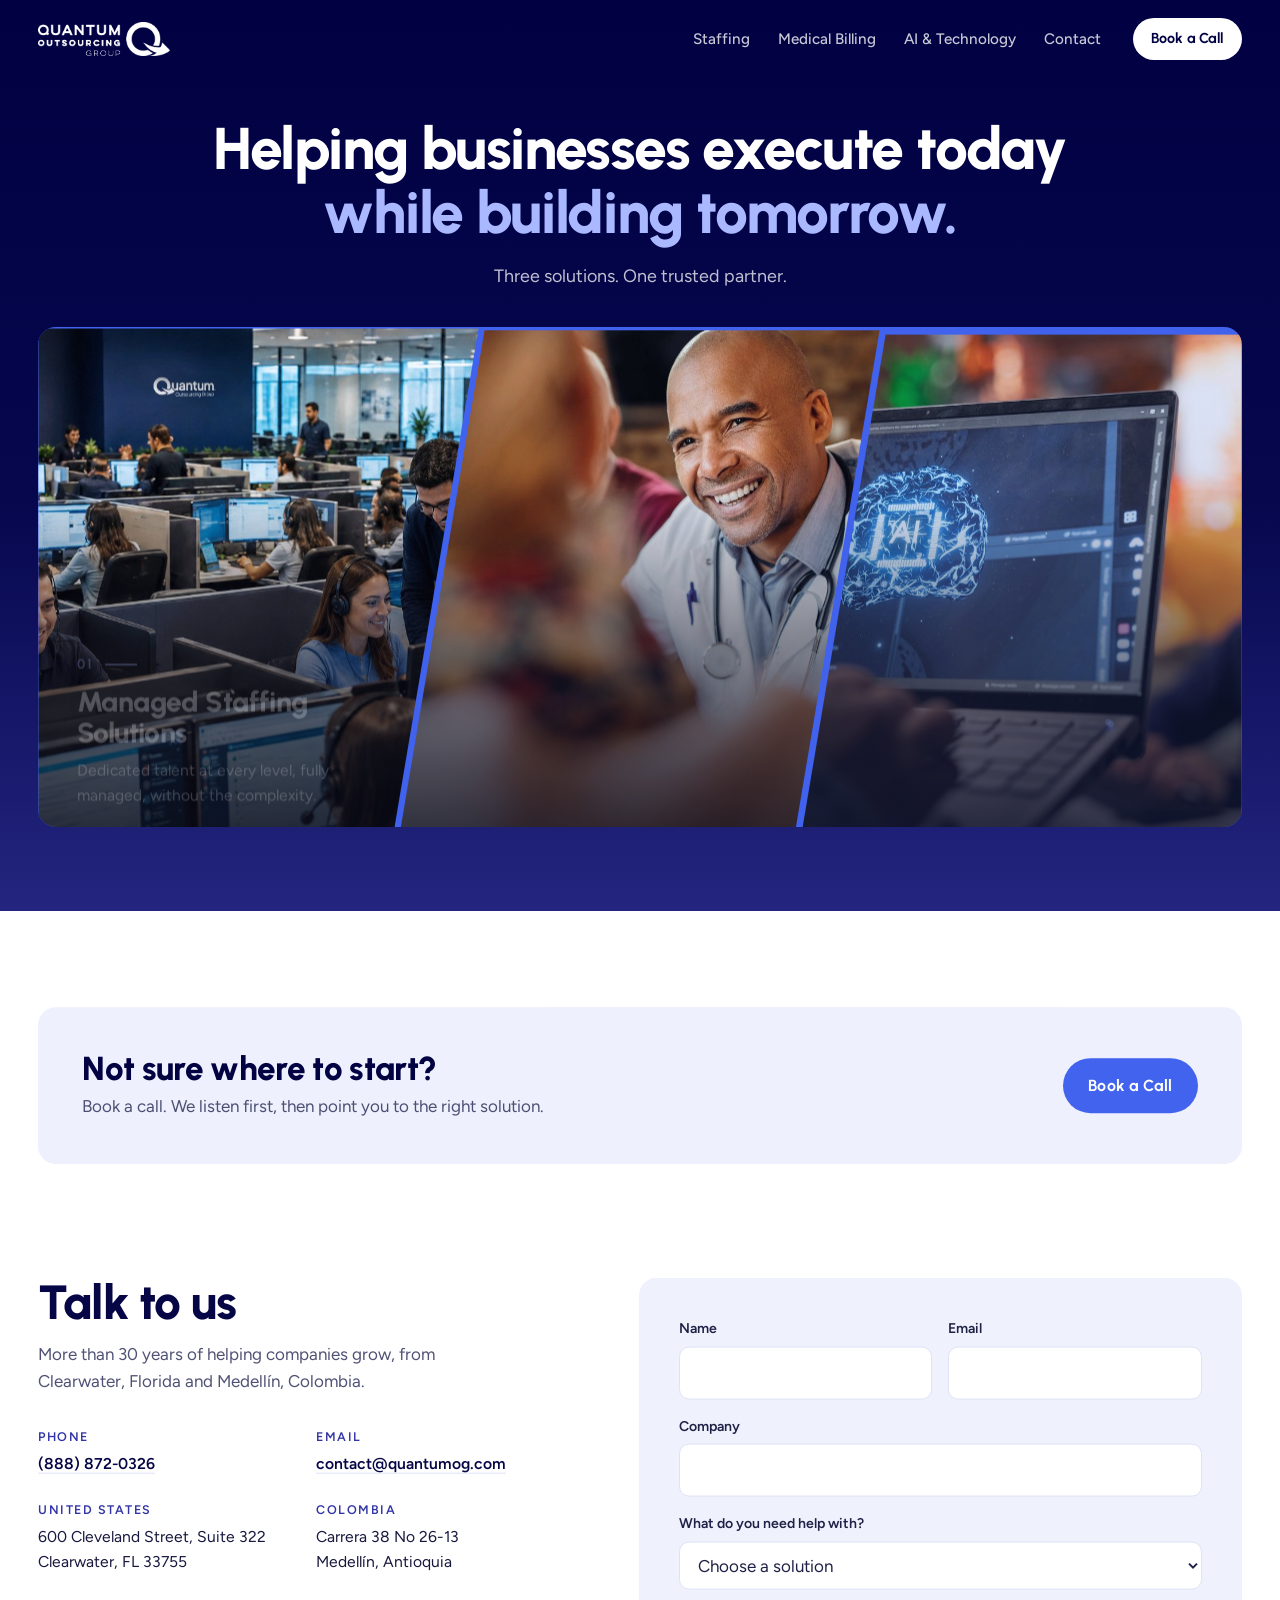
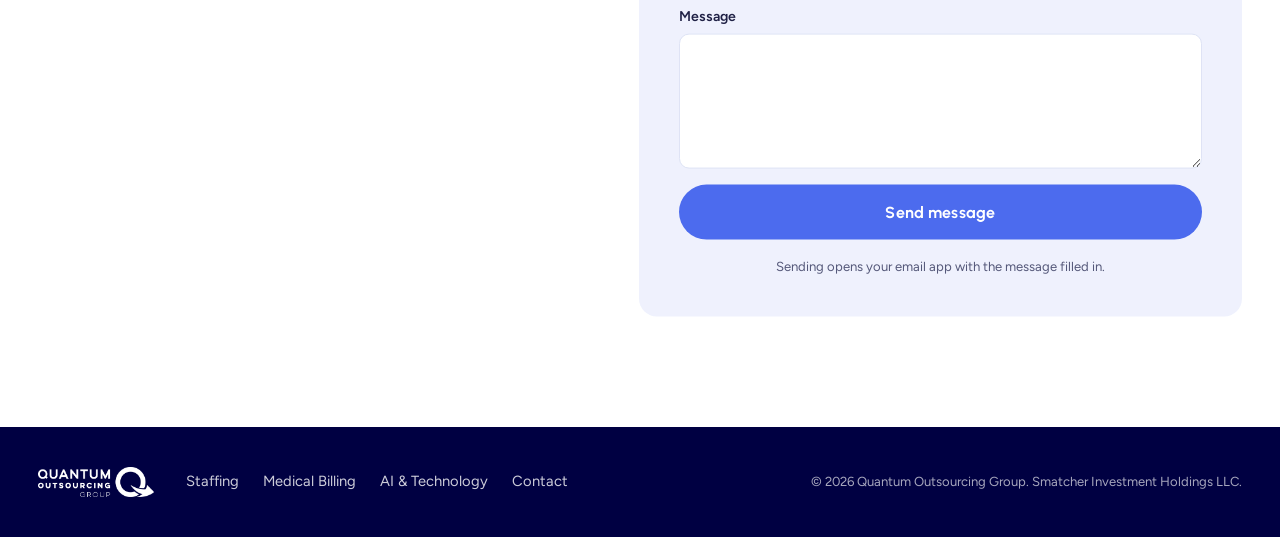
<file: index.html>
<!DOCTYPE html>
<html lang="en" class="no-js">
<head>
    <meta charset="UTF-8">
    <meta name="viewport" content="width=device-width, initial-scale=1.0">
    <title>Quantum Outsourcing Group | Staffing, Medical Billing, AI & Technology</title>
    <meta name="description" content="Quantum Outsourcing Group: managed staffing, personal injury medical billing and receivables servicing, and AI and technology solutions. Offices in Clearwater, Florida and Medellín, Colombia.">
    <link rel="icon" type="image/png" href="assets/logo-stacked.png">
    <link rel="preconnect" href="https://fonts.googleapis.com">
    <link rel="preconnect" href="https://fonts.gstatic.com" crossorigin>
    <link href="https://fonts.googleapis.com/css2?family=Figtree:wght@400;500;600&family=Urbanist:wght@600;700;800&display=swap" rel="stylesheet">
    <link rel="stylesheet" href="css/style.css">
    <script>document.documentElement.classList.replace('no-js', 'js');</script>
</head>
<body class="page-home">

    <header class="header">
        <div class="header__inner">
            <a href="index.html" class="header__logo" aria-label="Quantum Outsourcing Group home">
                <img src="assets/logo-white.png" alt="Quantum Outsourcing Group" width="155" height="40">
            </a>
            <nav class="header__nav" aria-label="Main">
                <a href="staffing.html">Staffing</a>
                <a href="medical.html">Medical Billing</a>
                <a href="ai.html">AI &amp; Technology</a>
                <a href="#contact">Contact</a>
            </nav>
            <a href="https://calendly.com/tgiordano-quantumog/30min" class="btn btn--light btn--sm" target="_blank" rel="noopener">Book a Call</a>
        </div>
    </header>

    <main>
        <section class="hero" aria-labelledby="hero-title">
            <div class="hero__copy">
                <h1 id="hero-title" class="hero__title">
                    <span class="hero__line">Helping businesses execute today</span>
                    <span class="hero__line hero__line--soft">while building tomorrow.</span>
                </h1>
                <p class="hero__sub">Three solutions. One trusted partner.</p>
            </div>

            <!-- Signature: three diagonal slices. Hover or focus one to open it. -->
            <div class="split" id="split" data-active="0">
                <a href="staffing.html" class="slice slice--1" data-slice="1">
                    <img class="slice__img" src="assets/photos/staffing-office.jpg" alt="" width="1536" height="1024" decoding="async">
                    <div class="slice__body">
                        <span class="slice__num">01</span>
                        <h2 class="slice__title">Managed Staffing Solutions</h2>
                        <p class="slice__line">Dedicated talent at every level, fully managed, without the complexity.</p>
                        <div class="slice__more">
                            <div>
                                <ul class="slice__list">
                                    <li>Employee leasing</li>
                                    <li>Virtual assistants</li>
                                    <li>Bilingual call center &amp; data entry</li>
                                </ul>
                                <span class="slice__cta">Explore staffing <span aria-hidden="true">&rarr;</span></span>
                            </div>
                        </div>
                    </div>
                </a>
                <a href="medical.html" class="slice slice--2" data-slice="2">
                    <img class="slice__img" src="assets/photos/medical-doctor.jpg" alt="" width="1600" height="1066" decoding="async">
                    <div class="slice__body">
                        <span class="slice__num">02</span>
                        <h2 class="slice__title">Medical Billing &amp; Servicing</h2>
                        <p class="slice__line">Specialists in personal injury (PI) billing and receivables servicing.</p>
                        <div class="slice__more">
                            <div>
                                <ul class="slice__list">
                                    <li>PI receivables servicing</li>
                                    <li>Medical lien management</li>
                                    <li>Medical billing &amp; claims</li>
                                </ul>
                                <span class="slice__cta">Explore medical billing <span aria-hidden="true">&rarr;</span></span>
                            </div>
                        </div>
                    </div>
                </a>
                <a href="ai.html" class="slice slice--3" data-slice="3">
                    <img class="slice__img" src="assets/photos/ai-laptop.jpg" alt="" width="1600" height="1066" decoding="async">
                    <div class="slice__body">
                        <span class="slice__num">03</span>
                        <h2 class="slice__title">AI &amp; Technology Solutions</h2>
                        <p class="slice__line">Automation, AI agents and digital tools built around how your business works.</p>
                        <div class="slice__more">
                            <div>
                                <ul class="slice__list">
                                    <li>AI voice &amp; chat agents</li>
                                    <li>CRM &amp; business systems</li>
                                    <li>Workflow automation &amp; dashboards</li>
                                </ul>
                                <span class="slice__cta">Explore AI &amp; technology <span aria-hidden="true">&rarr;</span></span>
                            </div>
                        </div>
                    </div>
                </a>
            </div>
            <p class="split__hint" aria-hidden="true"></p>
        </section>

        <section class="start">
            <div class="start__inner">
                <div>
                    <h2 class="start__title">Not sure where to start?</h2>
                    <p>Book a call. We listen first, then point you to the right solution.</p>
                </div>
                <a href="https://calendly.com/tgiordano-quantumog/30min" class="btn btn--blue" target="_blank" rel="noopener">Book a Call</a>
            </div>
        </section>

        <section class="contact" id="contact" aria-labelledby="contact-title">
            <div class="contact__inner">
                <div class="contact__info">
                    <h2 id="contact-title" class="contact__title">Talk to us</h2>
                    <p class="contact__lead">More than 30 years of helping companies grow, from Clearwater, Florida and Medellín, Colombia.</p>
                    <dl class="contact__list">
                        <div><dt>Phone</dt><dd><a href="tel:+18888720326">(888) 872-0326</a></dd></div>
                        <div><dt>Email</dt><dd><a href="mailto:contact@quantumog.com">contact@quantumog.com</a></dd></div>
                        <div><dt>United States</dt><dd>600 Cleveland Street, Suite 322<br>Clearwater, FL 33755</dd></div>
                        <div><dt>Colombia</dt><dd>Carrera 38 No 26-13<br>Medellín, Antioquia</dd></div>
                    </dl>
                </div>
                <form class="form" id="contact-form" novalidate>
                    <div class="form__row">
                        <label class="field"><span>Name</span><input name="name" autocomplete="name" required></label>
                        <label class="field"><span>Email</span><input name="email" type="email" autocomplete="email" required></label>
                    </div>
                    <label class="field"><span>Company</span><input name="company" autocomplete="organization"></label>
                    <label class="field"><span>What do you need help with?</span>
                        <select name="service" id="service">
                            <option value="">Choose a solution</option>
                            <option value="staffing">Managed Staffing Solutions</option>
                            <option value="medical">Medical Billing &amp; Servicing</option>
                            <option value="ai">AI &amp; Technology Solutions</option>
                            <option value="unsure">Not sure yet</option>
                        </select>
                    </label>
                    <label class="field"><span>Message</span><textarea name="message" rows="4"></textarea></label>
                    <p class="form__error" id="form-error" role="alert" hidden></p>
                    <button type="submit" class="btn btn--blue btn--full">Send message</button>
                    <p class="form__note">Sending opens your email app with the message filled in.</p>
                </form>
            </div>
        </section>
    </main>

    <footer class="footer">
        <div class="footer__inner">
            <img src="assets/logo-white.png" alt="Quantum Outsourcing Group" width="124" height="32">
            <nav class="footer__nav" aria-label="Footer">
                <a href="staffing.html">Staffing</a>
                <a href="medical.html">Medical Billing</a>
                <a href="ai.html">AI &amp; Technology</a>
                <a href="#contact">Contact</a>
            </nav>
            <p>&copy; 2026 Quantum Outsourcing Group. Smatcher Investment Holdings LLC.</p>
        </div>
    </footer>

    <script src="https://cdnjs.cloudflare.com/ajax/libs/gsap/3.12.5/gsap.min.js" defer></script>
    <script src="js/main.js" defer></script>
</body>
</html>
</file>
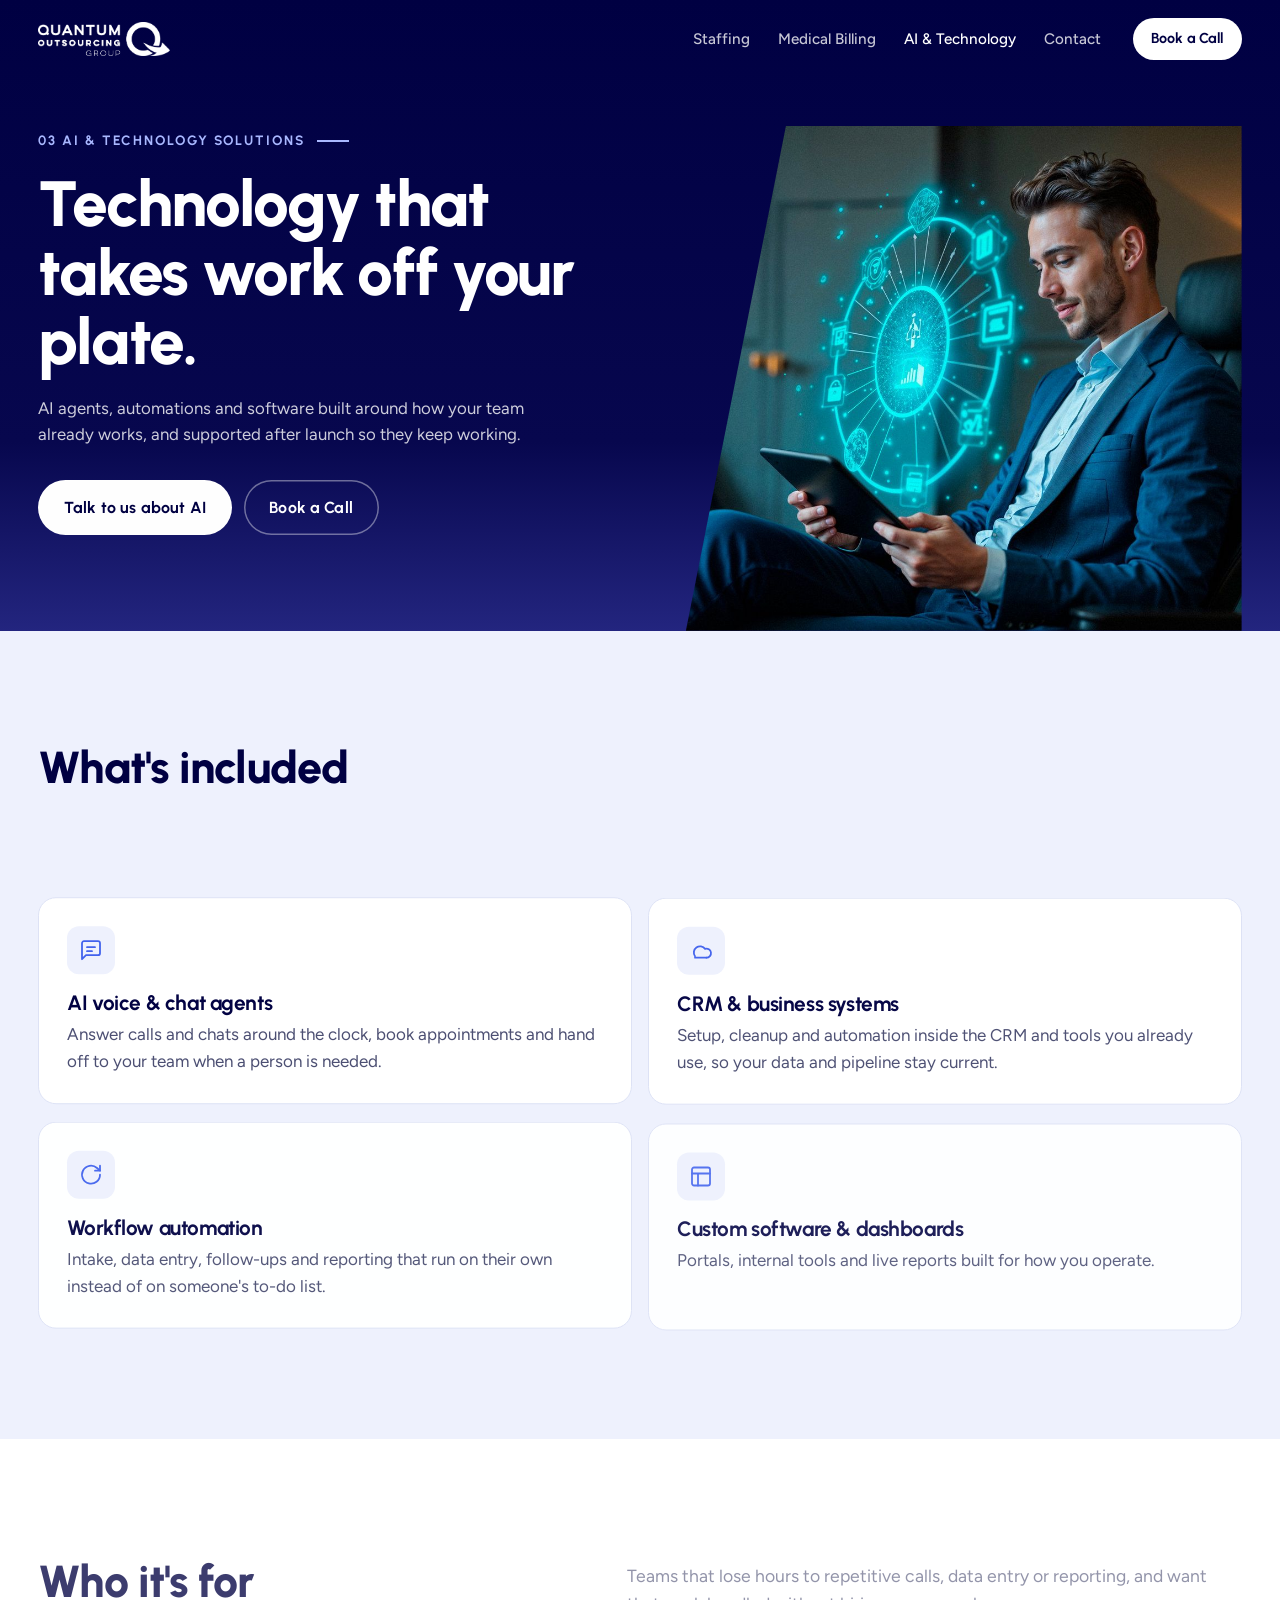
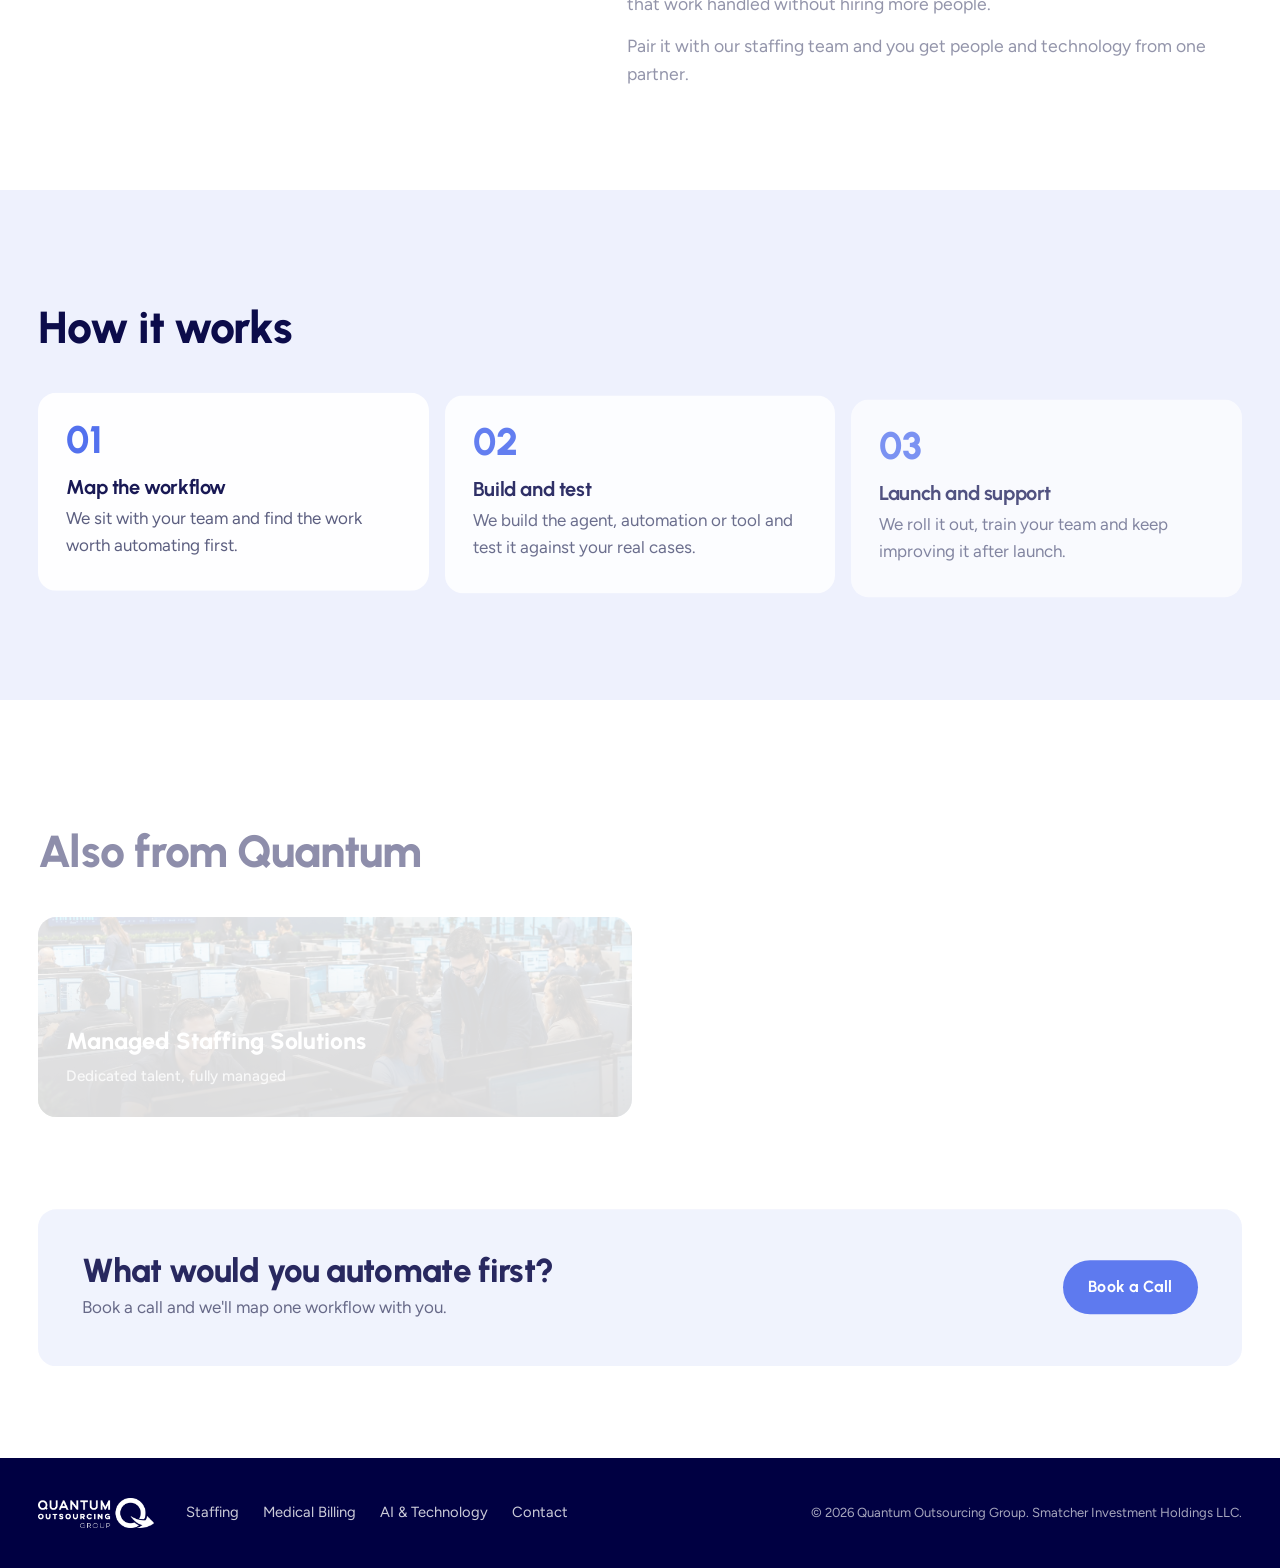
<file: ai.html>
<!DOCTYPE html>
<html lang="en" class="no-js">
<head>
    <meta charset="UTF-8">
    <meta name="viewport" content="width=device-width, initial-scale=1.0">
    <title>AI &amp; Technology Solutions | Quantum Outsourcing Group</title>
    <meta name="description" content="AI voice and chat agents, CRM and business systems, workflow automation and custom software from Quantum Outsourcing Group.">
    <link rel="icon" type="image/png" href="assets/logo-stacked.png">
    <link rel="preconnect" href="https://fonts.googleapis.com">
    <link rel="preconnect" href="https://fonts.gstatic.com" crossorigin>
    <link href="https://fonts.googleapis.com/css2?family=Figtree:wght@400;500;600&family=Urbanist:wght@600;700;800&display=swap" rel="stylesheet">
    <link rel="stylesheet" href="css/style.css">
    <script>document.documentElement.classList.replace('no-js', 'js');</script>
</head>
<body>

    <header class="header">
        <div class="header__inner">
            <a href="index.html" class="header__logo" aria-label="Quantum Outsourcing Group home">
                <img src="assets/logo-white.png" alt="Quantum Outsourcing Group" width="155" height="40">
            </a>
            <nav class="header__nav" aria-label="Main">
                <a href="staffing.html">Staffing</a>
                <a href="medical.html">Medical Billing</a>
                <a href="ai.html" aria-current="page">AI &amp; Technology</a>
                <a href="index.html#contact">Contact</a>
            </nav>
            <a href="https://calendly.com/tgiordano-quantumog/30min" class="btn btn--light btn--sm" target="_blank" rel="noopener">Book a Call</a>
        </div>
    </header>

    <main>
        <section class="page-hero">
            <div class="page-hero__inner">
                <div class="page-hero__copy">
                    <span class="eyebrow">03 AI &amp; Technology Solutions</span>
                    <h1>Technology that takes work off your plate.</h1>
                    <p class="page-hero__lead">AI agents, automations and software built around how your team already works, and supported after launch so they keep working.</p>
                    <div class="page-hero__actions">
                        <a href="index.html?service=ai#contact" class="btn btn--light">Talk to us about AI</a>
                        <a href="https://calendly.com/tgiordano-quantumog/30min" class="btn btn--ghost" target="_blank" rel="noopener">Book a Call</a>
                    </div>
                </div>
                <div class="page-hero__media">
                    <img src="assets/photos/ai-tablet.jpg" alt="Professional reviewing a glowing AI interface on a tablet" width="1600" height="914">
                </div>
            </div>
        </section>

        <section class="section section--mist">
            <div class="wrap">
                <h2 class="section__title">What's included</h2>
                <p class="section__intro">Start with one workflow or modernize the whole operation. We build it, connect it to your systems and support it.</p>
                <div class="included">
                    <article class="item">
                        <div class="item__icon"><svg width="24" height="24" viewBox="0 0 24 24" fill="none" stroke="currentColor" stroke-width="1.8" stroke-linecap="round" stroke-linejoin="round" aria-hidden="true"><path d="M21 15a2 2 0 0 1-2 2H7l-4 4V5a2 2 0 0 1 2-2h14a2 2 0 0 1 2 2z"/><path d="M8 9h8M8 13h5"/></svg></div>
                        <h3>AI voice &amp; chat agents</h3>
                        <p>Answer calls and chats around the clock, book appointments and hand off to your team when a person is needed.</p>
                    </article>
                    <article class="item">
                        <div class="item__icon"><svg width="24" height="24" viewBox="0 0 24 24" fill="none" stroke="currentColor" stroke-width="1.8" stroke-linecap="round" stroke-linejoin="round" aria-hidden="true"><path d="M17.5 19a4.5 4.5 0 1 0-1.4-8.78A6 6 0 1 0 6 17.5"/><path d="M6 19h11.5"/></svg></div>
                        <h3>CRM &amp; business systems</h3>
                        <p>Setup, cleanup and automation inside the CRM and tools you already use, so your data and pipeline stay current.</p>
                    </article>
                    <article class="item">
                        <div class="item__icon"><svg width="24" height="24" viewBox="0 0 24 24" fill="none" stroke="currentColor" stroke-width="1.8" stroke-linecap="round" stroke-linejoin="round" aria-hidden="true"><path d="M21 12a9 9 0 1 1-3-6.7L21 8"/><path d="M21 3v5h-5"/></svg></div>
                        <h3>Workflow automation</h3>
                        <p>Intake, data entry, follow-ups and reporting that run on their own instead of on someone's to-do list.</p>
                    </article>
                    <article class="item">
                        <div class="item__icon"><svg width="24" height="24" viewBox="0 0 24 24" fill="none" stroke="currentColor" stroke-width="1.8" stroke-linecap="round" stroke-linejoin="round" aria-hidden="true"><rect x="3" y="3" width="18" height="18" rx="2"/><path d="M3 9h18M9 21V9"/></svg></div>
                        <h3>Custom software &amp; dashboards</h3>
                        <p>Portals, internal tools and live reports built for how you operate.</p>
                    </article>
                </div>
            </div>
        </section>

        <section class="section">
            <div class="wrap split-text">
                <h2 class="section__title">Who it's for</h2>
                <div>
                    <p>Teams that lose hours to repetitive calls, data entry or reporting, and want that work handled without hiring more people.</p>
                    <p>Pair it with our staffing team and you get people and technology from one partner.</p>
                </div>
            </div>
        </section>

        <section class="section section--mist">
            <div class="wrap">
                <h2 class="section__title">How it works</h2>
                <ol class="steps">
                    <li class="step"><h3>Map the workflow</h3><p>We sit with your team and find the work worth automating first.</p></li>
                    <li class="step"><h3>Build and test</h3><p>We build the agent, automation or tool and test it against your real cases.</p></li>
                    <li class="step"><h3>Launch and support</h3><p>We roll it out, train your team and keep improving it after launch.</p></li>
                </ol>
            </div>
        </section>

        <section class="section">
            <div class="wrap">
                <h2 class="section__title">Also from Quantum</h2>
                <div class="others">
                    <a href="staffing.html" class="other"><img src="assets/photos/staffing-office.jpg" alt="" loading="lazy"><span>Managed Staffing Solutions<small>Dedicated talent, fully managed</small></span></a>
                    <a href="medical.html" class="other"><img src="assets/photos/medical-doctor.jpg" alt="" loading="lazy" style="object-position: 70% 40%"><span>Medical Billing &amp; Servicing<small>PI billing and receivables servicing</small></span></a>
                </div>
            </div>
        </section>

        <section class="start start--page">
            <div class="start__inner">
                <div>
                    <h2 class="start__title">What would you automate first?</h2>
                    <p>Book a call and we'll map one workflow with you.</p>
                </div>
                <a href="https://calendly.com/tgiordano-quantumog/30min" class="btn btn--blue" target="_blank" rel="noopener">Book a Call</a>
            </div>
        </section>
    </main>

    <footer class="footer">
        <div class="footer__inner">
            <img src="assets/logo-white.png" alt="Quantum Outsourcing Group" width="124" height="32">
            <nav class="footer__nav" aria-label="Footer">
                <a href="staffing.html">Staffing</a>
                <a href="medical.html">Medical Billing</a>
                <a href="ai.html">AI &amp; Technology</a>
                <a href="index.html#contact">Contact</a>
            </nav>
            <p>&copy; 2026 Quantum Outsourcing Group. Smatcher Investment Holdings LLC.</p>
        </div>
    </footer>

    <script src="https://cdnjs.cloudflare.com/ajax/libs/gsap/3.12.5/gsap.min.js" defer></script>
    <script src="js/main.js" defer></script>
</body>
</html>
</file>
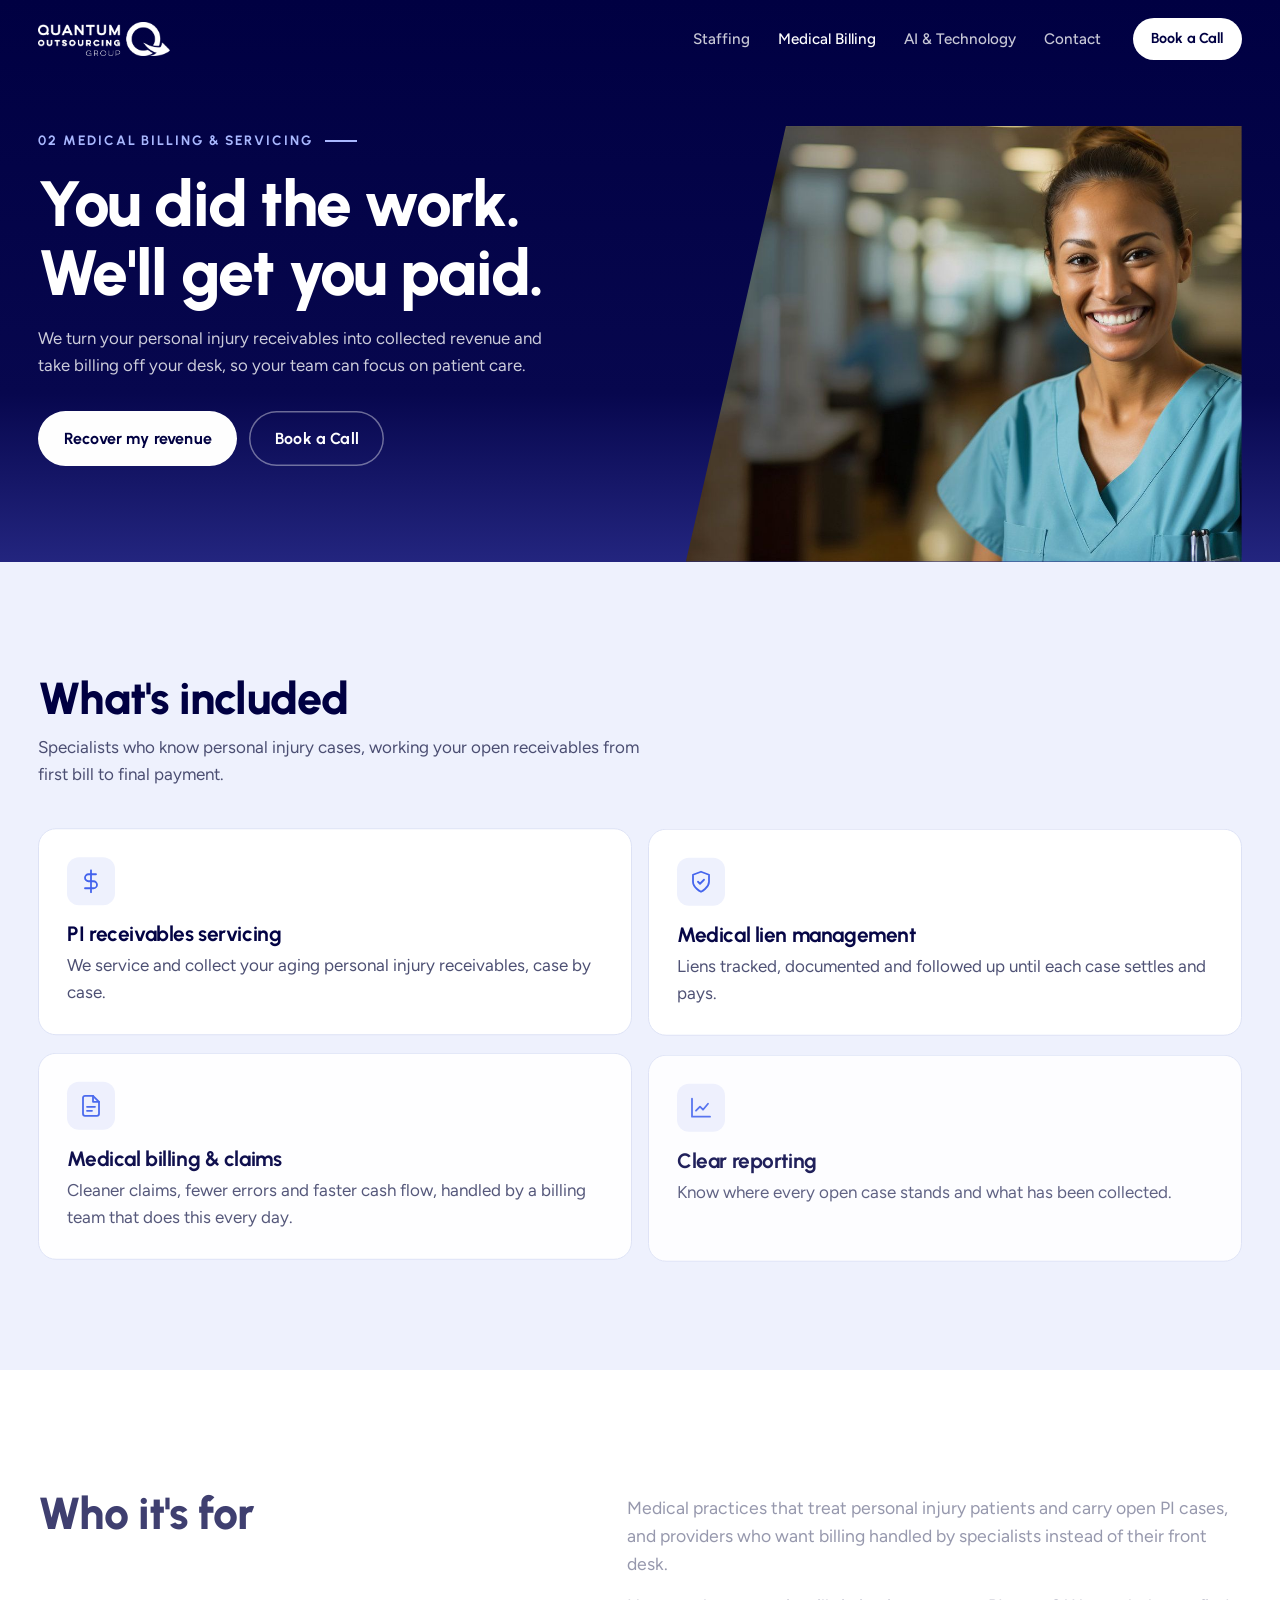
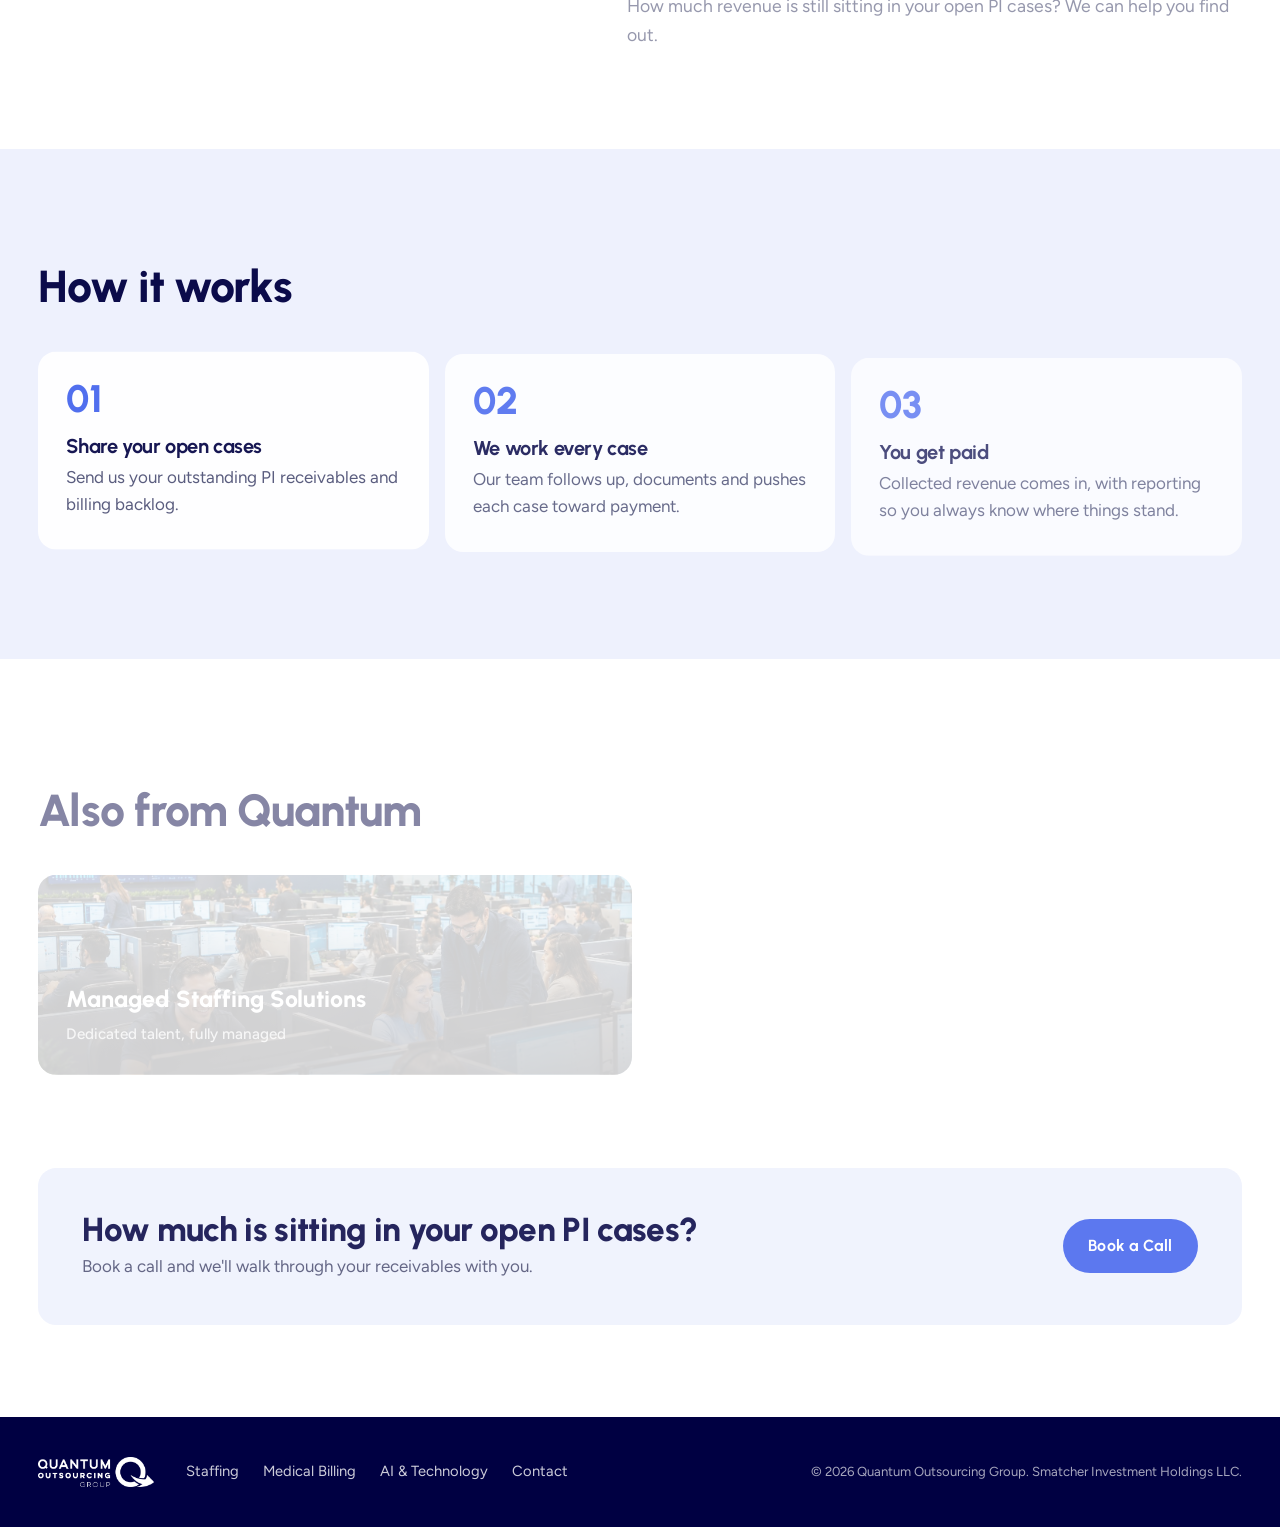
<file: medical.html>
<!DOCTYPE html>
<html lang="en" class="no-js">
<head>
    <meta charset="UTF-8">
    <meta name="viewport" content="width=device-width, initial-scale=1.0">
    <title>Medical Billing &amp; Servicing | Quantum Outsourcing Group</title>
    <meta name="description" content="Quantum Outsourcing Group services and collects personal injury (PI) medical receivables, manages medical liens and handles medical billing, so providers can focus on patient care.">
    <link rel="icon" type="image/png" href="assets/logo-stacked.png">
    <link rel="preconnect" href="https://fonts.googleapis.com">
    <link rel="preconnect" href="https://fonts.gstatic.com" crossorigin>
    <link href="https://fonts.googleapis.com/css2?family=Figtree:wght@400;500;600&family=Urbanist:wght@600;700;800&display=swap" rel="stylesheet">
    <link rel="stylesheet" href="css/style.css">
    <script>document.documentElement.classList.replace('no-js', 'js');</script>
</head>
<body>

    <header class="header">
        <div class="header__inner">
            <a href="index.html" class="header__logo" aria-label="Quantum Outsourcing Group home">
                <img src="assets/logo-white.png" alt="Quantum Outsourcing Group" width="155" height="40">
            </a>
            <nav class="header__nav" aria-label="Main">
                <a href="staffing.html">Staffing</a>
                <a href="medical.html" aria-current="page">Medical Billing</a>
                <a href="ai.html">AI &amp; Technology</a>
                <a href="index.html#contact">Contact</a>
            </nav>
            <a href="https://calendly.com/tgiordano-quantumog/30min" class="btn btn--light btn--sm" target="_blank" rel="noopener">Book a Call</a>
        </div>
    </header>

    <main>
        <section class="page-hero">
            <div class="page-hero__inner">
                <div class="page-hero__copy">
                    <span class="eyebrow">02 Medical Billing &amp; Servicing</span>
                    <h1>You did the work. We'll get you paid.</h1>
                    <p class="page-hero__lead">We turn your personal injury receivables into collected revenue and take billing off your desk, so your team can focus on patient care.</p>
                    <div class="page-hero__actions">
                        <a href="index.html?service=medical#contact" class="btn btn--light">Recover my revenue</a>
                        <a href="https://calendly.com/tgiordano-quantumog/30min" class="btn btn--ghost" target="_blank" rel="noopener">Book a Call</a>
                    </div>
                </div>
                <div class="page-hero__media">
                    <img src="assets/photos/medical-nurse.jpg" alt="Smiling nurse in teal scrubs in a bright hospital hallway" width="1600" height="800">
                </div>
            </div>
        </section>

        <section class="section section--mist">
            <div class="wrap">
                <h2 class="section__title">What's included</h2>
                <p class="section__intro">Specialists who know personal injury cases, working your open receivables from first bill to final payment.</p>
                <div class="included">
                    <article class="item">
                        <div class="item__icon"><svg width="24" height="24" viewBox="0 0 24 24" fill="none" stroke="currentColor" stroke-width="1.8" stroke-linecap="round" stroke-linejoin="round" aria-hidden="true"><path d="M12 1v22M17 5H9.5a3.5 3.5 0 0 0 0 7h5a3.5 3.5 0 0 1 0 7H6"/></svg></div>
                        <h3>PI receivables servicing</h3>
                        <p>We service and collect your aging personal injury receivables, case by case.</p>
                    </article>
                    <article class="item">
                        <div class="item__icon"><svg width="24" height="24" viewBox="0 0 24 24" fill="none" stroke="currentColor" stroke-width="1.8" stroke-linecap="round" stroke-linejoin="round" aria-hidden="true"><path d="M12 22s8-4 8-10V5l-8-3-8 3v7c0 6 8 10 8 10z"/><path d="m9 12 2 2 4-4"/></svg></div>
                        <h3>Medical lien management</h3>
                        <p>Liens tracked, documented and followed up until each case settles and pays.</p>
                    </article>
                    <article class="item">
                        <div class="item__icon"><svg width="24" height="24" viewBox="0 0 24 24" fill="none" stroke="currentColor" stroke-width="1.8" stroke-linecap="round" stroke-linejoin="round" aria-hidden="true"><path d="M14 2H6a2 2 0 0 0-2 2v16a2 2 0 0 0 2 2h12a2 2 0 0 0 2-2V8z"/><path d="M14 2v6h6M8 13h8M8 17h5"/></svg></div>
                        <h3>Medical billing &amp; claims</h3>
                        <p>Cleaner claims, fewer errors and faster cash flow, handled by a billing team that does this every day.</p>
                    </article>
                    <article class="item">
                        <div class="item__icon"><svg width="24" height="24" viewBox="0 0 24 24" fill="none" stroke="currentColor" stroke-width="1.8" stroke-linecap="round" stroke-linejoin="round" aria-hidden="true"><path d="M3 3v18h18"/><path d="m7 15 4-4 3 3 5-6"/></svg></div>
                        <h3>Clear reporting</h3>
                        <p>Know where every open case stands and what has been collected.</p>
                    </article>
                </div>
            </div>
        </section>

        <section class="section">
            <div class="wrap split-text">
                <h2 class="section__title">Who it's for</h2>
                <div>
                    <p>Medical practices that treat personal injury patients and carry open PI cases, and providers who want billing handled by specialists instead of their front desk.</p>
                    <p>How much revenue is still sitting in your open PI cases? We can help you find out.</p>
                </div>
            </div>
        </section>

        <section class="section section--mist">
            <div class="wrap">
                <h2 class="section__title">How it works</h2>
                <ol class="steps">
                    <li class="step"><h3>Share your open cases</h3><p>Send us your outstanding PI receivables and billing backlog.</p></li>
                    <li class="step"><h3>We work every case</h3><p>Our team follows up, documents and pushes each case toward payment.</p></li>
                    <li class="step"><h3>You get paid</h3><p>Collected revenue comes in, with reporting so you always know where things stand.</p></li>
                </ol>
            </div>
        </section>

        <section class="section">
            <div class="wrap">
                <h2 class="section__title">Also from Quantum</h2>
                <div class="others">
                    <a href="staffing.html" class="other"><img src="assets/photos/staffing-office.jpg" alt="" loading="lazy"><span>Managed Staffing Solutions<small>Dedicated talent, fully managed</small></span></a>
                    <a href="ai.html" class="other"><img src="assets/photos/ai-laptop.jpg" alt="" loading="lazy"><span>AI &amp; Technology Solutions<small>AI agents, CRM and automation</small></span></a>
                </div>
            </div>
        </section>

        <section class="start start--page">
            <div class="start__inner">
                <div>
                    <h2 class="start__title">How much is sitting in your open PI cases?</h2>
                    <p>Book a call and we'll walk through your receivables with you.</p>
                </div>
                <a href="https://calendly.com/tgiordano-quantumog/30min" class="btn btn--blue" target="_blank" rel="noopener">Book a Call</a>
            </div>
        </section>
    </main>

    <footer class="footer">
        <div class="footer__inner">
            <img src="assets/logo-white.png" alt="Quantum Outsourcing Group" width="124" height="32">
            <nav class="footer__nav" aria-label="Footer">
                <a href="staffing.html">Staffing</a>
                <a href="medical.html">Medical Billing</a>
                <a href="ai.html">AI &amp; Technology</a>
                <a href="index.html#contact">Contact</a>
            </nav>
            <p>&copy; 2026 Quantum Outsourcing Group. Smatcher Investment Holdings LLC.</p>
        </div>
    </footer>

    <script src="https://cdnjs.cloudflare.com/ajax/libs/gsap/3.12.5/gsap.min.js" defer></script>
    <script src="js/main.js" defer></script>
</body>
</html>
</file>
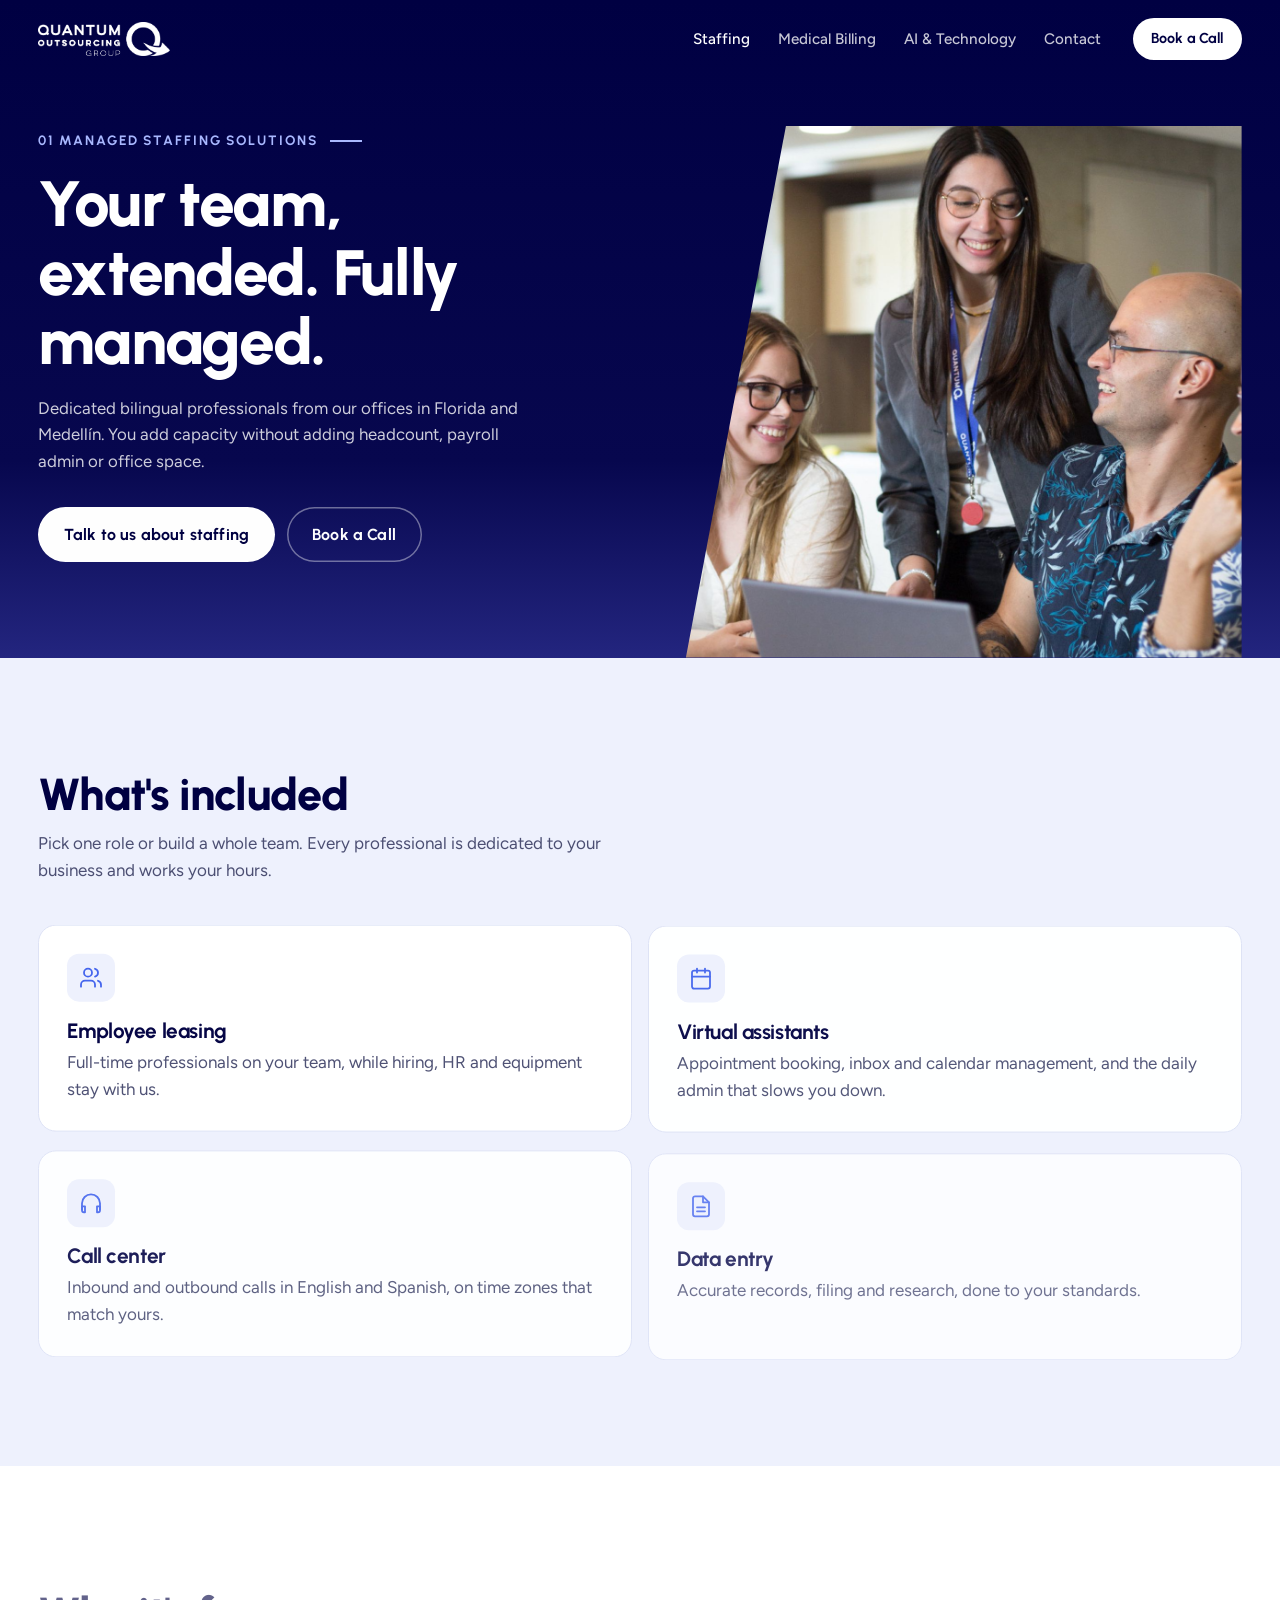
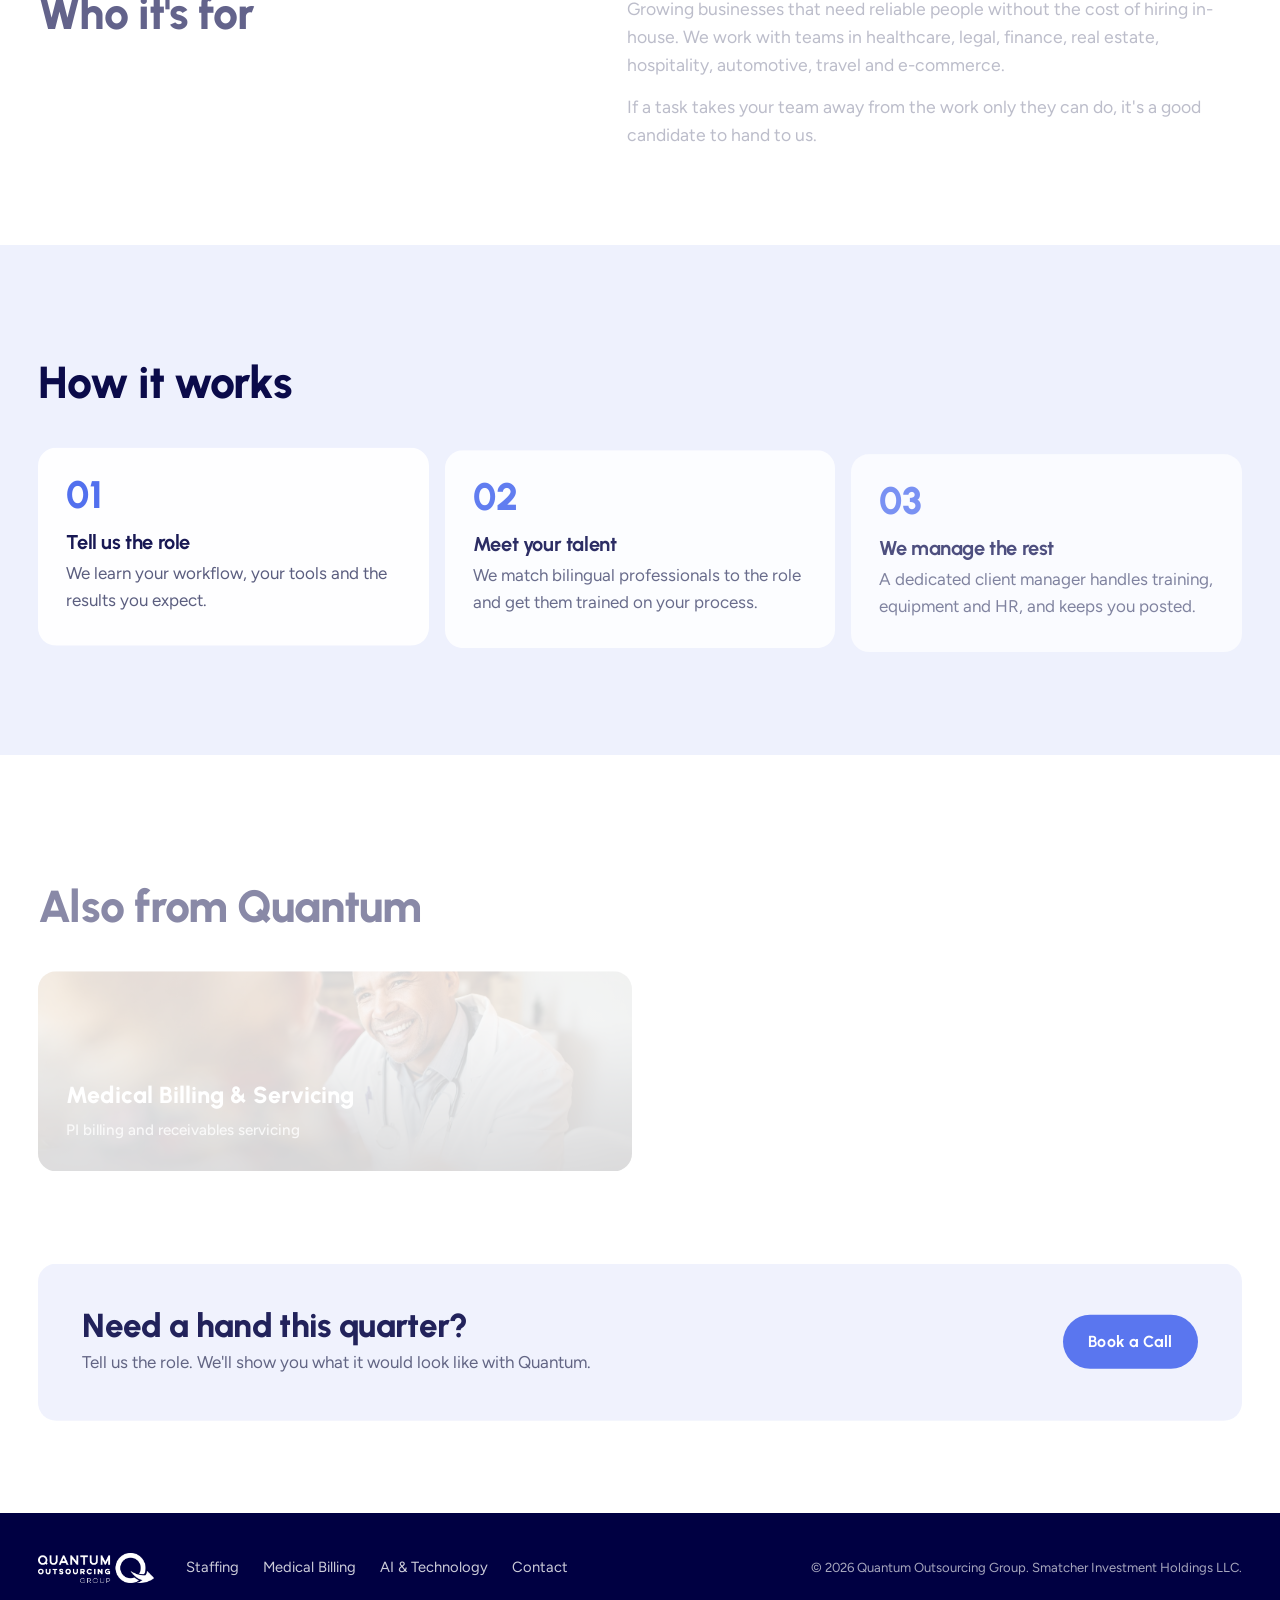
<file: staffing.html>
<!DOCTYPE html>
<html lang="en" class="no-js">
<head>
    <meta charset="UTF-8">
    <meta name="viewport" content="width=device-width, initial-scale=1.0">
    <title>Managed Staffing Solutions | Quantum Outsourcing Group</title>
    <meta name="description" content="Dedicated bilingual professionals from Quantum Outsourcing Group: employee leasing, virtual assistants, call center and data entry, fully managed.">
    <link rel="icon" type="image/png" href="assets/logo-stacked.png">
    <link rel="preconnect" href="https://fonts.googleapis.com">
    <link rel="preconnect" href="https://fonts.gstatic.com" crossorigin>
    <link href="https://fonts.googleapis.com/css2?family=Figtree:wght@400;500;600&family=Urbanist:wght@600;700;800&display=swap" rel="stylesheet">
    <link rel="stylesheet" href="css/style.css">
    <script>document.documentElement.classList.replace('no-js', 'js');</script>
</head>
<body>

    <header class="header">
        <div class="header__inner">
            <a href="index.html" class="header__logo" aria-label="Quantum Outsourcing Group home">
                <img src="assets/logo-white.png" alt="Quantum Outsourcing Group" width="155" height="40">
            </a>
            <nav class="header__nav" aria-label="Main">
                <a href="staffing.html" aria-current="page">Staffing</a>
                <a href="medical.html">Medical Billing</a>
                <a href="ai.html">AI &amp; Technology</a>
                <a href="index.html#contact">Contact</a>
            </nav>
            <a href="https://calendly.com/tgiordano-quantumog/30min" class="btn btn--light btn--sm" target="_blank" rel="noopener">Book a Call</a>
        </div>
    </header>

    <main>
        <section class="page-hero">
            <div class="page-hero__inner">
                <div class="page-hero__copy">
                    <span class="eyebrow">01 Managed Staffing Solutions</span>
                    <h1>Your team, extended. Fully managed.</h1>
                    <p class="page-hero__lead">Dedicated bilingual professionals from our offices in Florida and Medellín. You add capacity without adding headcount, payroll admin or office space.</p>
                    <div class="page-hero__actions">
                        <a href="index.html?service=staffing#contact" class="btn btn--light">Talk to us about staffing</a>
                        <a href="https://calendly.com/tgiordano-quantumog/30min" class="btn btn--ghost" target="_blank" rel="noopener">Book a Call</a>
                    </div>
                </div>
                <div class="page-hero__media">
                    <img src="assets/photos/staffing-team.jpg" alt="Smiling team members working together around a laptop" width="1600" height="1155">
                </div>
            </div>
        </section>

        <section class="section section--mist">
            <div class="wrap">
                <h2 class="section__title">What's included</h2>
                <p class="section__intro">Pick one role or build a whole team. Every professional is dedicated to your business and works your hours.</p>
                <div class="included">
                    <article class="item">
                        <div class="item__icon"><svg width="24" height="24" viewBox="0 0 24 24" fill="none" stroke="currentColor" stroke-width="1.8" stroke-linecap="round" stroke-linejoin="round" aria-hidden="true"><path d="M16 21v-2a4 4 0 0 0-4-4H6a4 4 0 0 0-4 4v2"/><circle cx="9" cy="7" r="4"/><path d="M22 21v-2a4 4 0 0 0-3-3.87M16 3.13a4 4 0 0 1 0 7.75"/></svg></div>
                        <h3>Employee leasing</h3>
                        <p>Full-time professionals on your team, while hiring, HR and equipment stay with us.</p>
                    </article>
                    <article class="item">
                        <div class="item__icon"><svg width="24" height="24" viewBox="0 0 24 24" fill="none" stroke="currentColor" stroke-width="1.8" stroke-linecap="round" stroke-linejoin="round" aria-hidden="true"><rect x="3" y="4" width="18" height="18" rx="2"/><path d="M16 2v4M8 2v4M3 10h18"/></svg></div>
                        <h3>Virtual assistants</h3>
                        <p>Appointment booking, inbox and calendar management, and the daily admin that slows you down.</p>
                    </article>
                    <article class="item">
                        <div class="item__icon"><svg width="24" height="24" viewBox="0 0 24 24" fill="none" stroke="currentColor" stroke-width="1.8" stroke-linecap="round" stroke-linejoin="round" aria-hidden="true"><path d="M3 18v-6a9 9 0 0 1 18 0v6"/><path d="M21 19a2 2 0 0 1-2 2h-1v-6h3zM3 19a2 2 0 0 0 2 2h1v-6H3z"/></svg></div>
                        <h3>Call center</h3>
                        <p>Inbound and outbound calls in English and Spanish, on time zones that match yours.</p>
                    </article>
                    <article class="item">
                        <div class="item__icon"><svg width="24" height="24" viewBox="0 0 24 24" fill="none" stroke="currentColor" stroke-width="1.8" stroke-linecap="round" stroke-linejoin="round" aria-hidden="true"><path d="M14 2H6a2 2 0 0 0-2 2v16a2 2 0 0 0 2 2h12a2 2 0 0 0 2-2V8z"/><path d="M14 2v6h6M8 13h8M8 17h8"/></svg></div>
                        <h3>Data entry</h3>
                        <p>Accurate records, filing and research, done to your standards.</p>
                    </article>
                </div>
            </div>
        </section>

        <section class="section">
            <div class="wrap split-text">
                <h2 class="section__title">Who it's for</h2>
                <div>
                    <p>Growing businesses that need reliable people without the cost of hiring in-house. We work with teams in healthcare, legal, finance, real estate, hospitality, automotive, travel and e-commerce.</p>
                    <p>If a task takes your team away from the work only they can do, it's a good candidate to hand to us.</p>
                </div>
            </div>
        </section>

        <section class="section section--mist">
            <div class="wrap">
                <h2 class="section__title">How it works</h2>
                <ol class="steps">
                    <li class="step"><h3>Tell us the role</h3><p>We learn your workflow, your tools and the results you expect.</p></li>
                    <li class="step"><h3>Meet your talent</h3><p>We match bilingual professionals to the role and get them trained on your process.</p></li>
                    <li class="step"><h3>We manage the rest</h3><p>A dedicated client manager handles training, equipment and HR, and keeps you posted.</p></li>
                </ol>
            </div>
        </section>

        <section class="section">
            <div class="wrap">
                <h2 class="section__title">Also from Quantum</h2>
                <div class="others">
                    <a href="medical.html" class="other"><img src="assets/photos/medical-doctor.jpg" alt="" loading="lazy" style="object-position: 70% 40%"><span>Medical Billing &amp; Servicing<small>PI billing and receivables servicing</small></span></a>
                    <a href="ai.html" class="other"><img src="assets/photos/ai-laptop.jpg" alt="" loading="lazy"><span>AI &amp; Technology Solutions<small>AI agents, CRM and automation</small></span></a>
                </div>
            </div>
        </section>

        <section class="start start--page">
            <div class="start__inner">
                <div>
                    <h2 class="start__title">Need a hand this quarter?</h2>
                    <p>Tell us the role. We'll show you what it would look like with Quantum.</p>
                </div>
                <a href="https://calendly.com/tgiordano-quantumog/30min" class="btn btn--blue" target="_blank" rel="noopener">Book a Call</a>
            </div>
        </section>
    </main>

    <footer class="footer">
        <div class="footer__inner">
            <img src="assets/logo-white.png" alt="Quantum Outsourcing Group" width="124" height="32">
            <nav class="footer__nav" aria-label="Footer">
                <a href="staffing.html">Staffing</a>
                <a href="medical.html">Medical Billing</a>
                <a href="ai.html">AI &amp; Technology</a>
                <a href="index.html#contact">Contact</a>
            </nav>
            <p>&copy; 2026 Quantum Outsourcing Group. Smatcher Investment Holdings LLC.</p>
        </div>
    </footer>

    <script src="https://cdnjs.cloudflare.com/ajax/libs/gsap/3.12.5/gsap.min.js" defer></script>
    <script src="js/main.js" defer></script>
</body>
</html>
</file>
<file: css/style.css>
/* Quantum Outsourcing Group landing
   Colors are sampled from the supplied logo files. */

:root {
    --ink: #000042;      /* logo-white-navy background */
    --navy: #07074e;     /* wordmark */
    --royal: #23257f;    /* Q ring, dark side */
    --indigo: #2d30a3;   /* Q ring, light side */
    --blue: #4162ed;     /* Q arrow */
    --blue-soft: #a9b8ff;
    --mist: #eef1fd;
    --white: #ffffff;
    --text: #12133a;
    --text-mid: #4b4e72;
    --line: #dde2f5;

    --font-display: 'Urbanist', system-ui, sans-serif;
    --font-body: 'Figtree', system-ui, sans-serif;

    --gutter: clamp(16px, 3vw, 40px);
    --max: 1240px;
    --radius: 18px;
    --ease: cubic-bezier(.22, .8, .24, 1);
}

/* The split boundaries are registered so they can be tweened smoothly. */
@property --b1 { syntax: '<percentage>'; inherits: true; initial-value: 33.333%; }
@property --b2 { syntax: '<percentage>'; inherits: true; initial-value: 66.667%; }

*, *::before, *::after { box-sizing: border-box; margin: 0; padding: 0; }
html { scroll-behavior: smooth; scroll-padding-top: 88px; -webkit-text-size-adjust: 100%; }
body { font-family: var(--font-body); font-size: 1.0625rem; line-height: 1.6; color: var(--text); background: var(--white); -webkit-font-smoothing: antialiased; }
img { display: block; max-width: 100%; height: auto; }
a { color: inherit; text-decoration: none; }
ul, ol { list-style: none; }
button, input, select, textarea { font: inherit; color: inherit; }
h1, h2, h3 { font-family: var(--font-display); line-height: 1.08; letter-spacing: -0.02em; }

:focus-visible { outline: 3px solid var(--blue); outline-offset: 3px; border-radius: 6px; }

/* ---------- Buttons ---------- */
.btn {
    display: inline-flex; align-items: center; justify-content: center; gap: .5em;
    padding: .9em 1.6em; border-radius: 999px; border: 0; cursor: pointer;
    font-family: var(--font-display); font-weight: 700; font-size: 1rem; letter-spacing: .01em;
    transition: background-color .2s, color .2s, transform .2s var(--ease);
}
.btn:hover { transform: translateY(-1px); }
.btn:active { transform: translateY(0); }
.btn--sm { padding: .65em 1.25em; font-size: .9rem; }
.btn--full { width: 100%; }
.btn--light { background: var(--white); color: var(--ink); }
.btn--light:hover { background: var(--mist); }
.btn--blue { background: var(--blue); color: var(--white); }
.btn--blue:hover { background: var(--indigo); }
.btn--ghost { color: var(--white); box-shadow: inset 0 0 0 1.5px rgba(255,255,255,.4); }
.btn--ghost:hover { box-shadow: inset 0 0 0 1.5px var(--white); }

/* ---------- Header ---------- */
.header {
    position: fixed; inset: 0 0 auto; z-index: 50;
    transition: background-color .3s, box-shadow .3s;
}
.header.is-scrolled { background: rgba(0, 0, 66, .92); backdrop-filter: blur(12px); box-shadow: 0 1px 0 rgba(255,255,255,.08); }
.header__inner {
    max-width: calc(var(--max) + 2 * var(--gutter)); margin: 0 auto; padding: 18px var(--gutter);
    display: flex; align-items: center; gap: 32px;
}
.header__logo img { height: 34px; width: auto; }
.header__nav { display: flex; gap: 28px; margin-left: auto; }
.header__nav a { color: rgba(255,255,255,.78); font-size: .95rem; font-weight: 500; transition: color .2s; }
.header__nav a:hover, .header__nav a[aria-current="page"] { color: var(--white); }
.header :focus-visible { outline-color: var(--white); }

/* ---------- Hero ---------- */
.hero {
    background: linear-gradient(180deg, var(--ink) 0%, var(--navy) 55%, var(--royal) 100%);
    color: var(--white);
    padding: clamp(96px, 13vh, 132px) 0 clamp(32px, 5vh, 56px);
}
.hero__copy { text-align: center; padding: 0 var(--gutter); margin-bottom: clamp(24px, 4vh, 44px); }
.hero__title { font-size: clamp(2.1rem, min(4.6vw, 7vh), 4rem); font-weight: 800; }
.hero__line { display: block; }
.hero__line--soft { color: var(--blue-soft); }
.hero__sub { margin-top: 18px; font-size: clamp(1.05rem, 1.4vw, 1.25rem); color: rgba(255,255,255,.75); }

/* ---------- Signature split ---------- */
.split {
    --k: 7%;     /* horizontal offset of each diagonal edge, top to bottom */
    --g: 3px;    /* half the seam between slices */
    --b1: 33.333%;
    --b2: 66.667%;
    position: relative;
    height: clamp(420px, calc(100svh - 400px), 680px); /* whole split fits in the first screen */
    width: min(100% - 2 * var(--gutter), 1440px);
    margin-inline: auto;
    border-radius: var(--radius);
    overflow: hidden;
    background: var(--blue); /* shows through the seams */
}

.slice {
    position: absolute; inset: 0;
    color: var(--white);
    overflow: hidden;
    isolation: isolate;
}
.slice--1 { clip-path: polygon(0 0, calc(var(--b1) + var(--k) / 2 - var(--g)) 0, calc(var(--b1) - var(--k) / 2 - var(--g)) 100%, 0 100%); }
.slice--2 { clip-path: polygon(calc(var(--b1) + var(--k) / 2 + var(--g)) 0, calc(var(--b2) + var(--k) / 2 - var(--g)) 0, calc(var(--b2) - var(--k) / 2 - var(--g)) 100%, calc(var(--b1) - var(--k) / 2 + var(--g)) 100%); }
.slice--3 { clip-path: polygon(calc(var(--b2) + var(--k) / 2 + var(--g)) 0, 100% 0, 100% 100%, calc(var(--b2) - var(--k) / 2 + var(--g)) 100%); }

/* Each photo stays centered on its own slice, so it pans as the slices move. */
.slice__img {
    position: absolute; top: 0; height: 100%; width: 72%; max-width: none;
    object-fit: cover; z-index: -2;
    transform: scale(1.06); transition: transform 1.1s var(--ease), filter .6s;
}
.slice--1 .slice__img { left: calc(var(--b1) / 2 - 36%); }
.slice--2 .slice__img { left: calc((var(--b1) + var(--b2)) / 2 - 36%); object-position: 70% 40%; } /* keep the doctor in frame */
.slice--3 .slice__img { left: calc((var(--b2) + 100%) / 2 - 36%); }

/* Photos stay in full color. A neutral dark fade at the bottom keeps the type legible,
   and ::before dims the slices that make room for the open one. */
.slice::before, .slice::after { content: ''; position: absolute; inset: 0; z-index: -1; pointer-events: none; transition: opacity .6s var(--ease); }
.slice::before { background: rgba(10, 10, 20, .38); opacity: 0; }
.slice::after { background: linear-gradient(to top, rgba(8,8,16,.82) 0%, rgba(8,8,16,.45) 38%, rgba(8,8,16,0) 70%); }

.slice__body {
    position: absolute; bottom: 0;
    padding: clamp(24px, 3vw, 40px);
    display: flex; flex-direction: column; align-items: flex-start;
    text-shadow: 0 1px 14px rgba(0, 0, 0, .45);
}
/* Text boxes sit inside the part of each slice that is clear of both diagonals. */
.slice--1 .slice__body { left: 0; right: calc(100% - var(--b1) + var(--k) / 2); }
.slice--2 .slice__body { left: calc(var(--b1) + var(--k) / 4); right: calc(100% - var(--b2) + var(--k) / 2); }
.slice--3 .slice__body { left: calc(var(--b2) + var(--k) / 4); right: 0; }

.slice__num {
    font-family: var(--font-display); font-weight: 700; font-size: .85rem; letter-spacing: .14em;
    display: inline-flex; align-items: center; gap: 12px; color: var(--blue-soft);
}
.slice__num::after { content: ''; width: 32px; height: 2px; background: currentColor; }
.slice__title {
    margin-top: 12px;
    font-size: clamp(1.4rem, 2.2vw, 2.1rem); font-weight: 800; max-width: 14ch;
    transition: font-size .5s var(--ease);
}
.slice__line {
    margin-top: 10px; max-width: 34ch; font-size: .98rem; color: rgba(255,255,255,.82);
    transition: opacity .35s, max-height .5s var(--ease);
    max-height: 6em; overflow: hidden;
}

/* Extra detail that opens with the slice (0fr -> 1fr reveal). */
.slice__more {
    display: grid; grid-template-rows: 0fr; opacity: 0;
    transition: grid-template-rows .55s var(--ease), opacity .35s;
}
.slice__more > div { overflow: hidden; }
.slice__list { margin-top: 18px; display: grid; gap: 8px; }
.slice__list li { display: flex; align-items: center; gap: 10px; font-weight: 500; }
.slice__list li::before { content: ''; width: 8px; height: 8px; border-radius: 2px; background: var(--blue); transform: rotate(45deg); flex: none; }
.slice__cta {
    display: inline-flex; align-items: center; gap: .5em; margin: 22px 0 4px;
    padding: .75em 1.35em; border-radius: 999px; background: var(--white); color: var(--ink);
    font-family: var(--font-display); font-weight: 700; font-size: .95rem;
    transition: background-color .2s, color .2s;
}
.slice:hover .slice__cta { background: var(--blue); color: var(--white); }
.slice:focus-visible { outline: none; }
.slice:focus-visible .slice__cta { outline: 3px solid var(--white); outline-offset: 3px; }

/* Active slice */
.slice.is-active .slice__img { transform: scale(1); }
.slice.is-active::after { background: linear-gradient(to top, rgba(8,8,16,.85) 0%, rgba(8,8,16,.55) 45%, rgba(8,8,16,0) 85%); }
.slice.is-active .slice__more { grid-template-rows: 1fr; opacity: 1; transition-delay: .12s; }

/* The two slices that make room */
.split.has-active .slice:not(.is-active) .slice__line { opacity: 0; max-height: 0; }
.split.has-active .slice:not(.is-active) .slice__title { font-size: clamp(1.1rem, 1.45vw, 1.35rem); }
.split.has-active .slice:not(.is-active)::before { opacity: 1; }

/* Without JavaScript the three slices stay equal and show everything. */
.no-js .slice__more { grid-template-rows: 1fr; opacity: 1; }

.split__hint { margin-top: 16px; text-align: center; font-size: .9rem; color: rgba(255,255,255,.6); }
.split__hint::before { content: 'Hover a solution to open it'; }
@media (hover: none) { .split__hint::before { content: 'Tap a solution to open it, tap again to explore'; } }
.no-js .split__hint { display: none; }

/* Stacked bands on narrow screens */
@media (max-width: 820px) {
    .split {
        --t: 26px; /* vertical slant of each band edge */
        height: auto; display: flex; flex-direction: column;
        background: none; border-radius: 0; overflow: visible;
        width: 100%;
    }
    .slice {
        position: relative; inset: auto; min-height: 250px;
        clip-path: polygon(0 var(--t), 100% 0, 100% calc(100% - var(--t)), 0 100%);
        display: flex; align-items: flex-end;
    }
    .slice + .slice { margin-top: calc(-1 * var(--t) + 6px); }
    .slice__img, .slice--1 .slice__img, .slice--2 .slice__img, .slice--3 .slice__img { left: 0; width: 100%; }
    .slice .slice__body { position: relative; left: auto; right: auto; width: 100%; padding: calc(var(--t) + 40px) var(--gutter) calc(var(--t) + 26px); }
    .slice__title { max-width: 18ch; }
    .split.has-active .slice:not(.is-active) .slice__title { font-size: clamp(1.4rem, 5.5vw, 1.7rem); }
    .split.has-active .slice:not(.is-active) .slice__line { opacity: 1; max-height: 6em; }
    .split__hint { padding: 0 var(--gutter); }
}

/* ---------- Sections ---------- */
.wrap { max-width: calc(var(--max) + 2 * var(--gutter)); margin: 0 auto; padding: 0 var(--gutter); }

.start { padding: clamp(56px, 8vw, 96px) var(--gutter) 0; }
.start__inner {
    max-width: var(--max); margin: 0 auto;
    display: flex; align-items: center; justify-content: space-between; gap: 24px; flex-wrap: wrap;
    padding: clamp(28px, 4vw, 44px); border-radius: var(--radius);
    background: var(--mist);
}
.start--page { padding-top: 0; padding-bottom: clamp(56px, 8vw, 96px); }
.start__title { font-size: clamp(1.5rem, 2.6vw, 2.1rem); font-weight: 800; color: var(--ink); }
.start__inner p { margin-top: 6px; color: var(--text-mid); }

.contact { padding: clamp(64px, 9vw, 112px) var(--gutter); }
.contact__inner { max-width: var(--max); margin: 0 auto; display: grid; grid-template-columns: 1fr 1.15fr; gap: clamp(32px, 6vw, 88px); align-items: start; }
.contact__title { font-size: clamp(2rem, 4vw, 3rem); font-weight: 800; color: var(--ink); }
.contact__lead { margin-top: 12px; color: var(--text-mid); max-width: 38ch; }
.contact__list { margin-top: 32px; display: grid; grid-template-columns: 1fr 1fr; gap: 24px 32px; }
.contact__list dt { font-size: .78rem; font-weight: 600; letter-spacing: .12em; text-transform: uppercase; color: var(--indigo); }
.contact__list dd { margin-top: 4px; font-size: .98rem; }
.contact__list a { font-weight: 600; color: var(--ink); border-bottom: 1.5px solid var(--line); transition: border-color .2s; }
.contact__list a:hover { border-color: var(--blue); }

.form { display: grid; gap: 16px; padding: clamp(24px, 3.5vw, 40px); border-radius: var(--radius); background: var(--mist); }
.form__row { display: grid; grid-template-columns: 1fr 1fr; gap: 16px; }
.field { display: grid; gap: 6px; }
.field span { font-size: .88rem; font-weight: 600; color: var(--text); }
.field input, .field select, .field textarea {
    width: 100%; padding: 12px 14px; border-radius: 10px; border: 1.5px solid var(--line); background: var(--white);
    transition: border-color .2s, box-shadow .2s;
}
.field input:focus, .field select:focus, .field textarea:focus { outline: none; border-color: var(--blue); box-shadow: 0 0 0 4px rgba(65, 98, 237, .15); }
.field [aria-invalid="true"] { border-color: #c2253d; }
.field textarea { resize: vertical; min-height: 110px; }
.form__error { color: #c2253d; font-weight: 600; font-size: .92rem; }
.form__note { font-size: .82rem; color: var(--text-mid); text-align: center; }

.footer { background: var(--ink); color: rgba(255,255,255,.65); padding: 40px var(--gutter); }
.footer__inner { max-width: var(--max); margin: 0 auto; display: flex; align-items: center; gap: 32px; flex-wrap: wrap; }
.footer__inner img { height: 30px; width: auto; }
.footer__nav { display: flex; gap: 24px; flex-wrap: wrap; }
.footer__nav a { color: rgba(255,255,255,.8); font-size: .92rem; }
.footer__nav a:hover { color: var(--white); }
.footer p { margin-left: auto; font-size: .82rem; }
.footer :focus-visible { outline-color: var(--white); }

/* ---------- Division pages ---------- */
.page-hero {
    background: linear-gradient(180deg, var(--ink) 0%, var(--navy) 70%, var(--royal) 100%);
    color: var(--white);
    padding: clamp(112px, 14vh, 140px) 0 0;
    overflow: hidden;
}
.page-hero__inner {
    max-width: calc(var(--max) + 2 * var(--gutter)); margin: 0 auto; padding: 0 var(--gutter);
    display: grid; grid-template-columns: 1.05fr 1fr; gap: clamp(28px, 5vw, 64px); align-items: end;
}
.page-hero__copy { padding-bottom: clamp(48px, 8vw, 96px); }
.eyebrow { font-family: var(--font-display); font-weight: 700; font-size: .85rem; letter-spacing: .14em; text-transform: uppercase; color: var(--blue-soft); display: inline-flex; align-items: center; gap: 12px; }
.eyebrow::after { content: ''; width: 32px; height: 2px; background: currentColor; }
.page-hero h1 { margin-top: 16px; font-size: clamp(2.3rem, 5vw, 4rem); font-weight: 800; }
.page-hero__lead { margin-top: 18px; max-width: 46ch; font-size: clamp(1.05rem, 1.3vw, 1.18rem); color: rgba(255,255,255,.8); }
.page-hero__actions { margin-top: 32px; display: flex; gap: 12px; flex-wrap: wrap; }
/* Same diagonal as the homepage split */
.page-hero__media { align-self: stretch; min-height: 380px; position: relative; }
.page-hero__media img {
    position: absolute; inset: 0; width: 100%; height: 100%; object-fit: cover;
    clip-path: polygon(18% 0, 100% 0, 100% 100%, 0 100%);
}

.section { padding: clamp(64px, 9vw, 112px) 0; }
.section--mist { background: var(--mist); }
.section__title { font-size: clamp(1.9rem, 3.6vw, 2.8rem); font-weight: 800; color: var(--ink); max-width: 20ch; }
.section__intro { margin-top: 12px; max-width: 56ch; color: var(--text-mid); }

.included { margin-top: 40px; display: grid; grid-template-columns: repeat(2, 1fr); gap: 16px; }
.item { padding: 28px; border-radius: var(--radius); background: var(--white); border: 1.5px solid var(--line); transition: border-color .25s, transform .25s var(--ease); }
.item:hover { border-color: var(--blue); transform: translateY(-2px); }
.item__icon { width: 48px; height: 48px; border-radius: 12px; display: grid; place-items: center; background: var(--mist); color: var(--blue); }
.section--mist .item__icon { background: var(--mist); }
.item h3 { margin-top: 18px; font-size: 1.3rem; font-weight: 700; color: var(--ink); }
.item p { margin-top: 6px; color: var(--text-mid); }

.split-text { display: grid; grid-template-columns: 1fr 1.2fr; gap: clamp(28px, 6vw, 88px); align-items: start; }
.split-text p { color: var(--text-mid); font-size: 1.1rem; }
.split-text p + p { margin-top: 14px; }

.steps { margin-top: 40px; display: grid; grid-template-columns: repeat(3, 1fr); gap: 16px; counter-reset: step; }
.step { position: relative; padding: 28px 28px 32px; border-radius: var(--radius); background: var(--white); }
.step::before {
    counter-increment: step; content: counter(step, decimal-leading-zero);
    font-family: var(--font-display); font-weight: 800; font-size: 2.4rem; line-height: 1; color: var(--blue);
}
.step h3 { margin-top: 16px; font-size: 1.25rem; font-weight: 700; color: var(--ink); }
.step p { margin-top: 6px; color: var(--text-mid); }

.others { display: grid; grid-template-columns: repeat(2, 1fr); gap: 16px; margin-top: 32px; }
.other {
    position: relative; display: flex; align-items: flex-end; min-height: 200px; padding: 28px;
    border-radius: var(--radius); overflow: hidden; color: var(--white); isolation: isolate;
}
.other img { position: absolute; inset: 0; width: 100%; height: 100%; object-fit: cover; z-index: -2; transition: transform .8s var(--ease); }
.other::before { content: ''; position: absolute; inset: 0; z-index: -1; background: linear-gradient(to top, rgba(8,8,16,.8), rgba(8,8,16,.05) 75%); }
.other:hover img { transform: scale(1.05); }
.other span { font-family: var(--font-display); font-weight: 800; font-size: 1.45rem; }
.other small { display: block; font-family: var(--font-body); font-weight: 500; font-size: .95rem; opacity: .8; margin-top: 4px; }
.other:focus-visible { outline-offset: 4px; }

/* ---------- Responsive ---------- */
@media (max-width: 960px) {
    .header__nav { display: none; }
    .header .btn { margin-left: auto; }
    .contact__inner, .split-text { grid-template-columns: 1fr; }
    .page-hero__inner { grid-template-columns: 1fr; }
    .page-hero__copy { padding-bottom: 0; }
    .page-hero__media { min-height: 260px; margin: 0 calc(-1 * var(--gutter)); }
    .page-hero__media img { clip-path: polygon(0 14%, 100% 0, 100% 100%, 0 100%); }
    .steps { grid-template-columns: 1fr; }
}
@media (max-width: 640px) {
    .included, .others, .form__row, .contact__list { grid-template-columns: 1fr; }
    .footer p { margin-left: 0; }
    .start__inner .btn { width: 100%; }
}

@media (prefers-reduced-motion: reduce) {
    html { scroll-behavior: auto; }
    *, *::before, *::after { transition-duration: 0s !important; transition-delay: 0s !important; animation: none !important; }
}
</file>
